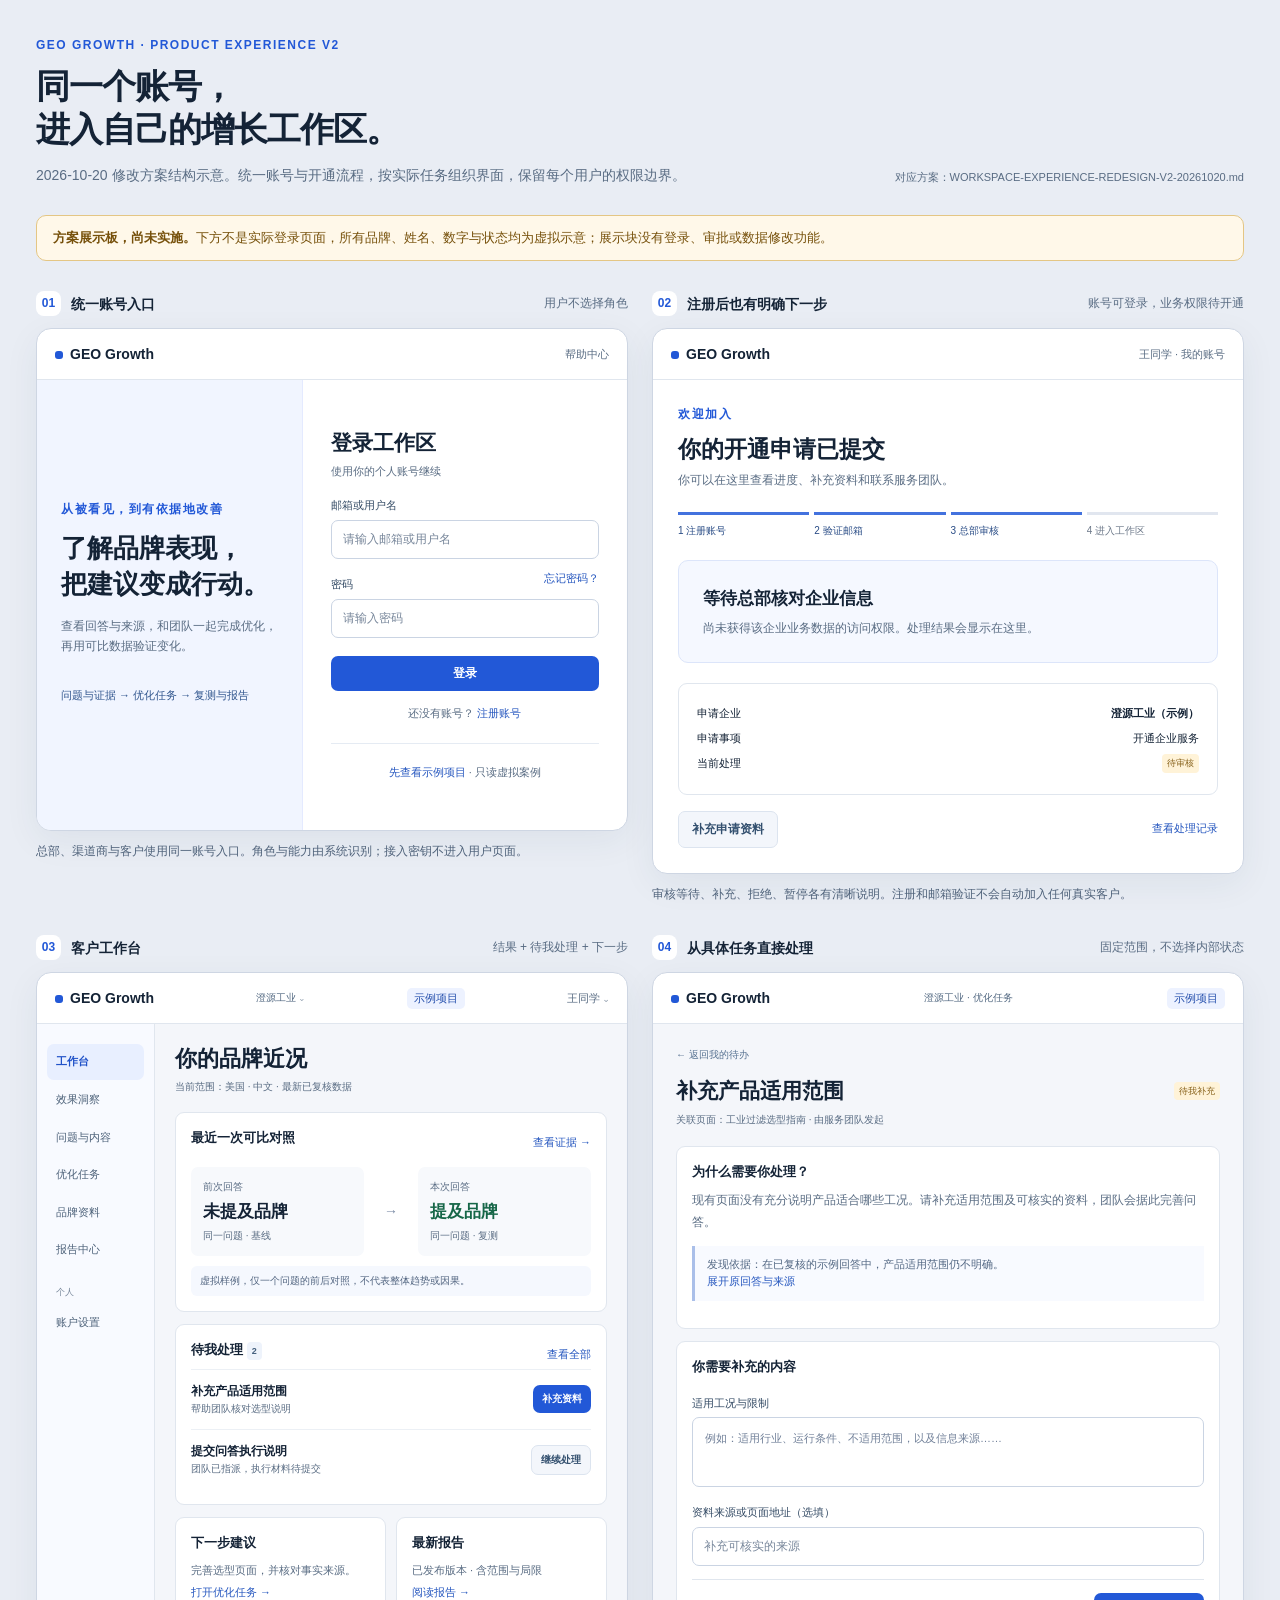
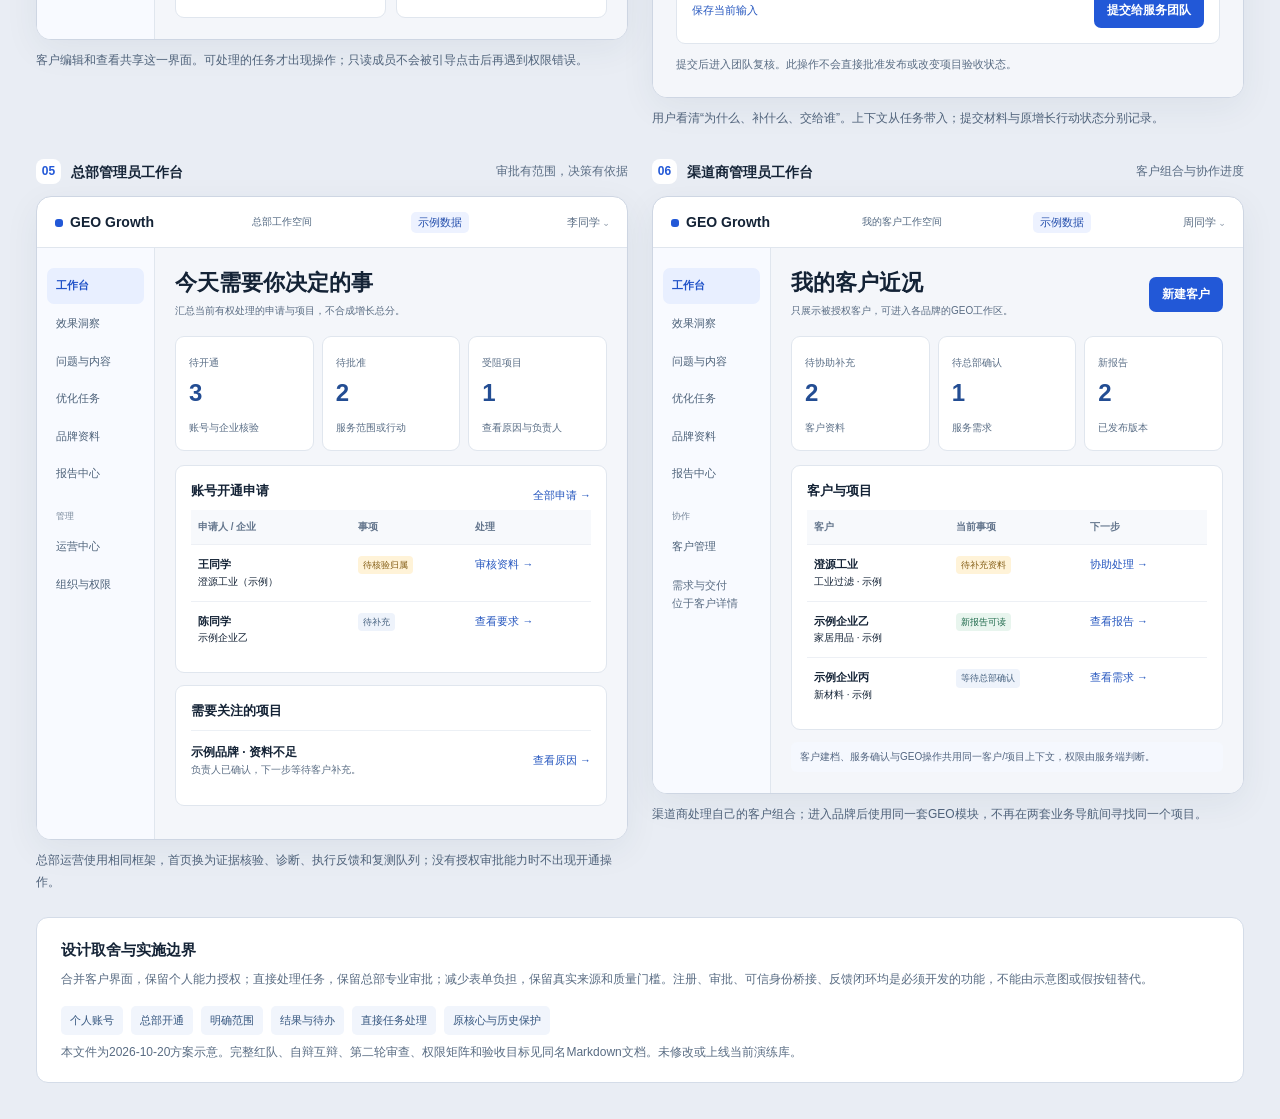
<file: docs/WORKSPACE-EXPERIENCE-REDESIGN-V2-20261020.html>
<!doctype html>
<html lang="zh-CN">
<head>
<meta charset="utf-8"><meta name="viewport" content="width=device-width, initial-scale=1">
<title>GEO 工作区 V2 · 修改方案结构示意</title>
<style>
:root{--ink:#142336;--muted:#596c83;--blue:#2258d7;--line:#e0e6ee;--surface:#f4f6fa;--nav:#f8faff;--green:#166748}
*{box-sizing:border-box}body{margin:0;background:#e9edf4;color:var(--ink);font:14px/1.6 "Segoe UI","Microsoft YaHei",sans-serif}main{max-width:1440px;margin:auto;padding:36px}h1,h2,h3,p{margin:0}h1{font-size:34px;line-height:1.25;letter-spacing:-1px}h2{font-size:23px;line-height:1.3}h3{font-size:15px}p{color:var(--muted)}.intro{display:flex;justify-content:space-between;align-items:end;gap:28px;margin-bottom:28px}.eyebrow{color:var(--blue);font-size:12px;font-weight:700;letter-spacing:1.5px;margin-bottom:10px}.intro p{max-width:660px;margin-top:14px}.notice{padding:12px 16px;background:#fff8e9;border:1px solid #e4c684;border-radius:10px;font-size:13px;color:#76500a;margin-bottom:24px}.grid{display:grid;grid-template-columns:1fr 1fr;gap:24px}.board{min-width:0}.caption{display:flex;gap:10px;align-items:center;margin:6px 0 12px}.num{display:grid;place-items:center;width:25px;height:25px;border-radius:8px;background:#fff;color:var(--blue);font-size:12px;font-weight:700}.caption span:last-child{color:var(--muted);font-size:12px;margin-left:auto}.screen{background:#fff;border:1px solid #ced6e3;border-radius:15px;overflow:hidden;box-shadow:0 10px 35px #263b5710;min-height:500px}.screen.big{min-height:560px}.bar{height:51px;display:flex;justify-content:space-between;align-items:center;padding:0 18px;border-bottom:1px solid var(--line);gap:10px;font-size:12px}.logo{font-weight:750;font-size:14px;white-space:nowrap}.dot{display:inline-block;width:8px;height:8px;border-radius:3px;background:var(--blue);margin-right:7px}.pill{background:#edf2ff;color:#234eac;border-radius:5px;padding:2px 7px;font-size:11px;white-space:nowrap}.person{color:var(--muted);font-size:11px}.auth{display:grid;grid-template-columns:.9fr 1.1fr;min-height:450px}.welcome{padding:40px 24px;background:#f1f5ff;border-right:1px solid #e4eaff;display:flex;flex-direction:column;justify-content:center}.welcome h2{font-size:26px;line-height:1.4}.welcome p{margin-top:15px;font-size:12px}.flow{margin-top:25px;font-size:11px;line-height:2.7;color:#31568e}.login{padding:35px 28px;display:flex;flex-direction:column;justify-content:center}.login h2{font-size:21px;margin-bottom:6px}.label{font-size:11px;color:#344b65;margin:17px 0 5px}.input{border:1px solid #cad4e3;border-radius:7px;padding:9px 11px;color:#78879b;font-size:12px;background:white}.button{display:inline-flex;justify-content:center;align-items:center;padding:8px 13px;border-radius:7px;background:var(--blue);color:white;font-size:12px;font-weight:650;white-space:nowrap}.login .button{margin-top:18px}.link{color:#2657bf;font-size:11px}.tiny{font-size:11px;color:var(--muted)}.row{display:flex;justify-content:space-between;align-items:center;gap:10px}.subtle{background:#f3f6fb;color:#33506f;border:1px solid #dce4ef}.body{padding:25px}.progress{display:flex;gap:5px;margin:21px 0}.step{flex:1;border-top:3px solid #e1e6ef;padding-top:8px;font-size:10px;color:#6c7889}.step.done{border-color:#4372de;color:#284b85}.pending{background:#f5f8ff;border:1px solid #dce5fa;border-radius:10px;padding:24px;margin-bottom:20px}.pending h3{font-size:17px;margin-bottom:7px}.pending p{font-size:12px}.facts{border:1px solid var(--line);border-radius:9px;padding:14px 18px;margin-bottom:16px}.facts .row{font-size:11px;margin:7px 0}.app{display:grid;grid-template-columns:118px 1fr;min-height:510px;background:var(--surface)}aside{background:var(--nav);border-right:1px solid var(--line);padding:18px 10px}.navitem{padding:9px 9px;font-size:11px;color:#4c6179;border-radius:7px;margin:2px 0}.navitem.active{color:#2052c8;background:#e8efff;font-weight:700}.navlabel{font-size:9px;color:#77879a;margin:17px 9px 6px}.content{padding:21px 20px;min-width:0}.heading{margin-bottom:17px}.heading h2{font-size:22px}.heading p{font-size:10px;margin-top:5px}.surface{background:white;border:1px solid var(--line);border-radius:9px;padding:15px;margin-bottom:12px}.surface h3{margin-bottom:8px;font-size:13px}.result{display:grid;grid-template-columns:1fr 30px 1fr;align-items:center;gap:12px;margin:10px 0}.result>div{padding:12px;background:#f7f9fc;border-radius:7px}.result strong{font-size:17px;display:block;margin:3px 0}.result p{font-size:10px}.arrow{color:#7a8ba5;text-align:center}.hint{font-size:10px;background:#f5f8fe;color:#526580;padding:7px 9px;border-radius:6px}.task{display:flex;gap:12px;justify-content:space-between;align-items:center;padding:12px 0;border-top:1px solid #ecf0f5}.task strong{display:block;font-size:12px}.task p{font-size:10px}.task .button{font-size:10px;padding:6px 9px}.smallpair{display:grid;grid-template-columns:1fr 1fr;gap:10px}.smallpair .surface{margin:0}.statrow{display:grid;grid-template-columns:repeat(3,1fr);gap:8px;margin-bottom:14px}.stat{background:white;border:1px solid var(--line);border-radius:9px;padding:13px}.stat strong{display:block;font-size:24px;margin:2px 0;color:#234d93}.stat span{font-size:10px;color:#5b6f87}.table{width:100%;border-collapse:collapse;font-size:10px}.table th{text-align:left;font-weight:600;color:#64768d;background:#f7f9fc;padding:9px 7px}.table td{padding:11px 7px;border-top:1px solid #edf0f5;vertical-align:top}.table td strong{font-size:11px;display:block}.badge{display:inline-block;font-size:9px;border-radius:4px;padding:2px 5px;background:#eef3fb;color:#46617f}.badge.amber{background:#fff3d8;color:#866019}.badge.green{background:#e8f5ee;color:#1e694b}.detail{background:var(--surface);padding:23px}.back{font-size:10px;color:#577291;margin-bottom:14px}.detail h2{font-size:21px}.meta{font-size:10px;margin:7px 0 18px}.instruction{font-size:12px;line-height:1.8}.evidence{margin:12px 0;border-left:3px solid #aabfe9;background:#f8faff;padding:10px 12px;font-size:11px;color:#526783}.textarea{border:1px solid #cad4e3;border-radius:7px;background:#fff;padding:12px;font-size:11px;color:#718099;min-height:70px}.footer{border-top:1px solid var(--line);padding-top:13px;margin-top:13px;display:flex;justify-content:space-between;align-items:center;gap:12px}.explain{margin-top:10px;font-size:12px;line-height:1.8;color:#4f627a}.last{margin-top:24px;padding:20px 24px;background:#fff;border:1px solid #d4dce8;border-radius:12px}.last p{margin-top:8px;font-size:12px}.full{grid-column:1/-1}.scope{font-size:10px;color:#536982;white-space:nowrap;overflow:hidden;text-overflow:ellipsis}.mutedtitle{font-size:10px;color:#8190a3}.splitline{height:1px;background:#e5ebf3;margin:20px 0}.cycle{display:flex;gap:8px;flex-wrap:wrap;margin-top:16px}.cycle span{font-size:11px;padding:6px 9px;background:#f1f5fc;color:#35567f;border-radius:5px}a{color:var(--blue)}
@media(max-width:960px){main{padding:22px}.grid{grid-template-columns:1fr}.intro{display:block}.intro h1{font-size:28px}.caption{margin-top:15px}.screen{min-height:0}.full{grid-column:auto}}
@media(max-width:500px){main{padding:14px}.auth{display:block}.welcome{padding:20px}.welcome h2{font-size:21px}.flow{display:none}.login{padding:24px}.app{grid-template-columns:1fr}.app aside{display:none}.content{padding:15px}.person{display:none}.smallpair{grid-template-columns:1fr}.caption span:last-child{display:none}.statrow{gap:5px}.stat{padding:10px}.bar{padding:0 13px}.heading h2{font-size:21px}}
</style>
</head>
<body>
<main>
<div class="intro"><div><div class="eyebrow">GEO GROWTH · PRODUCT EXPERIENCE V2</div><h1>同一个账号，<br>进入自己的增长工作区。</h1><p>2026-10-20 修改方案结构示意。统一账号与开通流程，按实际任务组织界面，保留每个用户的权限边界。</p></div><div class="tiny">对应方案：WORKSPACE-EXPERIENCE-REDESIGN-V2-20261020.md</div></div>
<div class="notice"><strong>方案展示板，尚未实施。</strong>下方不是实际登录页面，所有品牌、姓名、数字与状态均为虚拟示意；展示块没有登录、审批或数据修改功能。</div>
<div class="grid">
<section class="board">
 <div class="caption"><span class="num">01</span><strong>统一账号入口</strong><span>用户不选择角色</span></div>
 <div class="screen"><div class="bar"><span class="logo"><i class="dot"></i>GEO Growth</span><span class="tiny">帮助中心</span></div><div class="auth"><div class="welcome"><div class="eyebrow">从被看见，到有依据地改善</div><h2>了解品牌表现，<br>把建议变成行动。</h2><p>查看回答与来源，和团队一起完成优化，再用可比数据验证变化。</p><div class="flow">问题与证据 → 优化任务 → 复测与报告</div></div><div class="login"><h2>登录工作区</h2><p class="tiny">使用你的个人账号继续</p><div class="label">邮箱或用户名</div><div class="input">请输入邮箱或用户名</div><div class="row"><div class="label">密码</div><span class="link">忘记密码？</span></div><div class="input">请输入密码</div><span class="button">登录</span><p class="tiny" style="margin-top:14px;text-align:center">还没有账号？ <span class="link">注册账号</span></p><div class="splitline"></div><p class="tiny" style="text-align:center"><span class="link">先查看示例项目</span> · 只读虚拟案例</p></div></div></div>
 <p class="explain">总部、渠道商与客户使用同一账号入口。角色与能力由系统识别；接入密钥不进入用户页面。</p>
</section>
<section class="board">
 <div class="caption"><span class="num">02</span><strong>注册后也有明确下一步</strong><span>账号可登录，业务权限待开通</span></div>
 <div class="screen"><div class="bar"><span class="logo"><i class="dot"></i>GEO Growth</span><span class="person">王同学 · 我的账号</span></div><div class="body"><div class="eyebrow">欢迎加入</div><h2>你的开通申请已提交</h2><p style="font-size:12px;margin-top:7px">你可以在这里查看进度、补充资料和联系服务团队。</p><div class="progress"><div class="step done">1 注册账号</div><div class="step done">2 验证邮箱</div><div class="step done">3 总部审核</div><div class="step">4 进入工作区</div></div><div class="pending"><h3>等待总部核对企业信息</h3><p>尚未获得该企业业务数据的访问权限。处理结果会显示在这里。</p></div><div class="facts"><div class="row"><span>申请企业</span><strong>澄源工业（示例）</strong></div><div class="row"><span>申请事项</span><span>开通企业服务</span></div><div class="row"><span>当前处理</span><span class="badge amber">待审核</span></div></div><div class="row"><span class="button subtle">补充申请资料</span><span class="link">查看处理记录</span></div></div></div>
 <p class="explain">审核等待、补充、拒绝、暂停各有清晰说明。注册和邮箱验证不会自动加入任何真实客户。</p>
</section>
<section class="board">
 <div class="caption"><span class="num">03</span><strong>客户工作台</strong><span>结果 + 待我处理 + 下一步</span></div>
 <div class="screen big"><div class="bar"><span class="logo"><i class="dot"></i>GEO Growth</span><span class="scope">澄源工业 ⌄</span><span class="pill">示例项目</span><span class="person">王同学 ⌄</span></div><div class="app"><aside><div class="navitem active">工作台</div><div class="navitem">效果洞察</div><div class="navitem">问题与内容</div><div class="navitem">优化任务</div><div class="navitem">品牌资料</div><div class="navitem">报告中心</div><div class="navlabel">个人</div><div class="navitem">账户设置</div></aside><div class="content"><div class="heading"><h2>你的品牌近况</h2><p>当前范围：美国 · 中文 · 最新已复核数据</p></div><div class="surface"><div class="row"><h3>最近一次可比对照</h3><span class="link">查看证据 →</span></div><div class="result"><div><p>前次回答</p><strong>未提及品牌</strong><p>同一问题 · 基线</p></div><span class="arrow">→</span><div><p>本次回答</p><strong style="color:var(--green)">提及品牌</strong><p>同一问题 · 复测</p></div></div><div class="hint">虚拟样例，仅一个问题的前后对照，不代表整体趋势或因果。</div></div><div class="surface"><div class="row"><h3>待我处理 <span class="badge">2</span></h3><span class="link">查看全部</span></div><div class="task"><div><strong>补充产品适用范围</strong><p>帮助团队核对选型说明</p></div><span class="button">补充资料</span></div><div class="task"><div><strong>提交问答执行说明</strong><p>团队已指派，执行材料待提交</p></div><span class="button subtle">继续处理</span></div></div><div class="smallpair"><div class="surface"><h3>下一步建议</h3><p class="tiny">完善选型页面，并核对事实来源。</p><span class="link">打开优化任务 →</span></div><div class="surface"><h3>最新报告</h3><p class="tiny">已发布版本 · 含范围与局限</p><span class="link">阅读报告 →</span></div></div></div></div></div>
 <p class="explain">客户编辑和查看共享这一界面。可处理的任务才出现操作；只读成员不会被引导点击后再遇到权限错误。</p>
</section>
<section class="board">
 <div class="caption"><span class="num">04</span><strong>从具体任务直接处理</strong><span>固定范围，不选择内部状态</span></div>
 <div class="screen big"><div class="bar"><span class="logo"><i class="dot"></i>GEO Growth</span><span class="scope">澄源工业 · 优化任务</span><span class="pill">示例项目</span></div><div class="detail"><div class="back">← 返回我的待办</div><div class="row"><h2>补充产品适用范围</h2><span class="badge amber">待我补充</span></div><p class="meta">关联页面：工业过滤选型指南 · 由服务团队发起</p><div class="surface"><h3>为什么需要你处理？</h3><p class="instruction">现有页面没有充分说明产品适合哪些工况。请补充适用范围及可核实的资料，团队会据此完善问答。</p><div class="evidence">发现依据：在已复核的示例回答中，产品适用范围仍不明确。<br><span class="link">展开原回答与来源</span></div></div><div class="surface"><h3>你需要补充的内容</h3><div class="label">适用工况与限制</div><div class="textarea">例如：适用行业、运行条件、不适用范围，以及信息来源……</div><div class="label">资料来源或页面地址（选填）</div><div class="input">补充可核实的来源</div><div class="footer"><span class="link">保存当前输入</span><span class="button">提交给服务团队</span></div></div><p class="tiny">提交后进入团队复核。此操作不会直接批准发布或改变项目验收状态。</p></div></div>
 <p class="explain">用户看清“为什么、补什么、交给谁”。上下文从任务带入；提交材料与原增长行动状态分别记录。</p>
</section>
<section class="board">
 <div class="caption"><span class="num">05</span><strong>总部管理员工作台</strong><span>审批有范围，决策有依据</span></div>
 <div class="screen big"><div class="bar"><span class="logo"><i class="dot"></i>GEO Growth</span><span class="scope">总部工作空间</span><span class="pill">示例数据</span><span class="person">李同学 ⌄</span></div><div class="app"><aside><div class="navitem active">工作台</div><div class="navitem">效果洞察</div><div class="navitem">问题与内容</div><div class="navitem">优化任务</div><div class="navitem">品牌资料</div><div class="navitem">报告中心</div><div class="navlabel">管理</div><div class="navitem">运营中心</div><div class="navitem">组织与权限</div></aside><div class="content"><div class="heading"><h2>今天需要你决定的事</h2><p>汇总当前有权处理的申请与项目，不合成增长总分。</p></div><div class="statrow"><div class="stat"><span>待开通</span><strong>3</strong><span>账号与企业核验</span></div><div class="stat"><span>待批准</span><strong>2</strong><span>服务范围或行动</span></div><div class="stat"><span>受阻项目</span><strong>1</strong><span>查看原因与负责人</span></div></div><div class="surface"><div class="row"><h3>账号开通申请</h3><span class="link">全部申请 →</span></div><table class="table"><thead><tr><th>申请人 / 企业</th><th>事项</th><th>处理</th></tr></thead><tbody><tr><td><strong>王同学</strong>澄源工业（示例）</td><td><span class="badge amber">待核验归属</span></td><td><span class="link">审核资料 →</span></td></tr><tr><td><strong>陈同学</strong>示例企业乙</td><td><span class="badge">待补充</span></td><td><span class="link">查看要求 →</span></td></tr></tbody></table></div><div class="surface"><h3>需要关注的项目</h3><div class="task"><div><strong>示例品牌 · 资料不足</strong><p>负责人已确认，下一步等待客户补充。</p></div><span class="link">查看原因 →</span></div></div></div></div></div>
 <p class="explain">总部运营使用相同框架，首页换为证据核验、诊断、执行反馈和复测队列；没有授权审批能力时不出现开通操作。</p>
</section>
<section class="board">
 <div class="caption"><span class="num">06</span><strong>渠道商管理员工作台</strong><span>客户组合与协作进度</span></div>
 <div class="screen big"><div class="bar"><span class="logo"><i class="dot"></i>GEO Growth</span><span class="scope">我的客户工作空间</span><span class="pill">示例数据</span><span class="person">周同学 ⌄</span></div><div class="app"><aside><div class="navitem active">工作台</div><div class="navitem">效果洞察</div><div class="navitem">问题与内容</div><div class="navitem">优化任务</div><div class="navitem">品牌资料</div><div class="navitem">报告中心</div><div class="navlabel">协作</div><div class="navitem">客户管理</div><div class="tiny" style="padding:10px 9px">需求与交付<br>位于客户详情</div></aside><div class="content"><div class="heading row"><div><h2>我的客户近况</h2><p>只展示被授权客户，可进入各品牌的GEO工作区。</p></div><span class="button">新建客户</span></div><div class="statrow"><div class="stat"><span>待协助补充</span><strong>2</strong><span>客户资料</span></div><div class="stat"><span>待总部确认</span><strong>1</strong><span>服务需求</span></div><div class="stat"><span>新报告</span><strong>2</strong><span>已发布版本</span></div></div><div class="surface"><h3>客户与项目</h3><table class="table"><thead><tr><th>客户</th><th>当前事项</th><th>下一步</th></tr></thead><tbody><tr><td><strong>澄源工业</strong>工业过滤 · 示例</td><td><span class="badge amber">待补充资料</span></td><td><span class="link">协助处理 →</span></td></tr><tr><td><strong>示例企业乙</strong>家居用品 · 示例</td><td><span class="badge green">新报告可读</span></td><td><span class="link">查看报告 →</span></td></tr><tr><td><strong>示例企业丙</strong>新材料 · 示例</td><td><span class="badge">等待总部确认</span></td><td><span class="link">查看需求 →</span></td></tr></tbody></table></div><div class="hint">客户建档、服务确认与GEO操作共用同一客户/项目上下文，权限由服务端判断。</div></div></div></div>
 <p class="explain">渠道商处理自己的客户组合；进入品牌后使用同一套GEO模块，不再在两套业务导航间寻找同一个项目。</p>
</section>
</div>
<section class="last"><h3>设计取舍与实施边界</h3><p>合并客户界面，保留个人能力授权；直接处理任务，保留总部专业审批；减少表单负担，保留真实来源和质量门槛。注册、审批、可信身份桥接、反馈闭环均是必须开发的功能，不能由示意图或假按钮替代。</p><div class="cycle"><span>个人账号</span><span>总部开通</span><span>明确范围</span><span>结果与待办</span><span>直接任务处理</span><span>原核心与历史保护</span></div><p>本文件为2026-10-20方案示意。完整红队、自辩互辩、第二轮审查、权限矩阵和验收目标见同名Markdown文档。未修改或上线当前演练库。</p></section>
</main>
</body></html>
</file>
